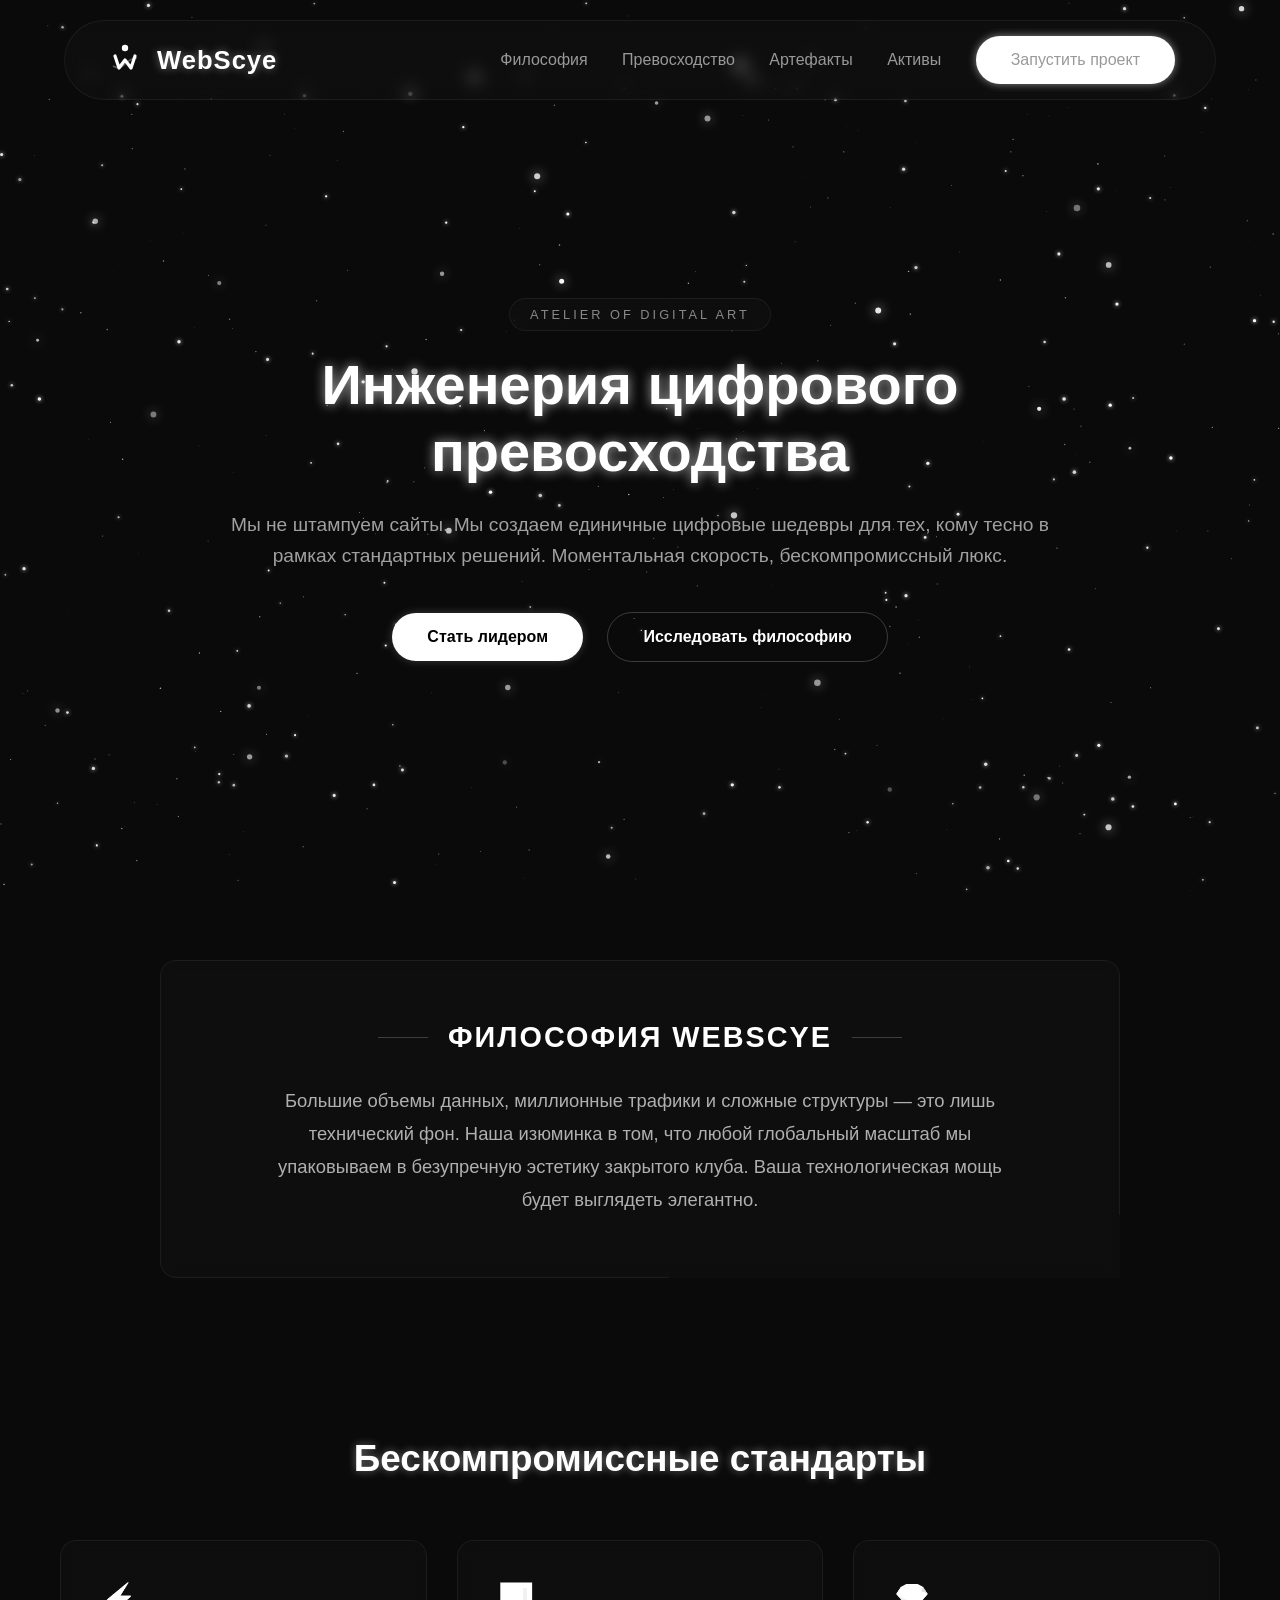
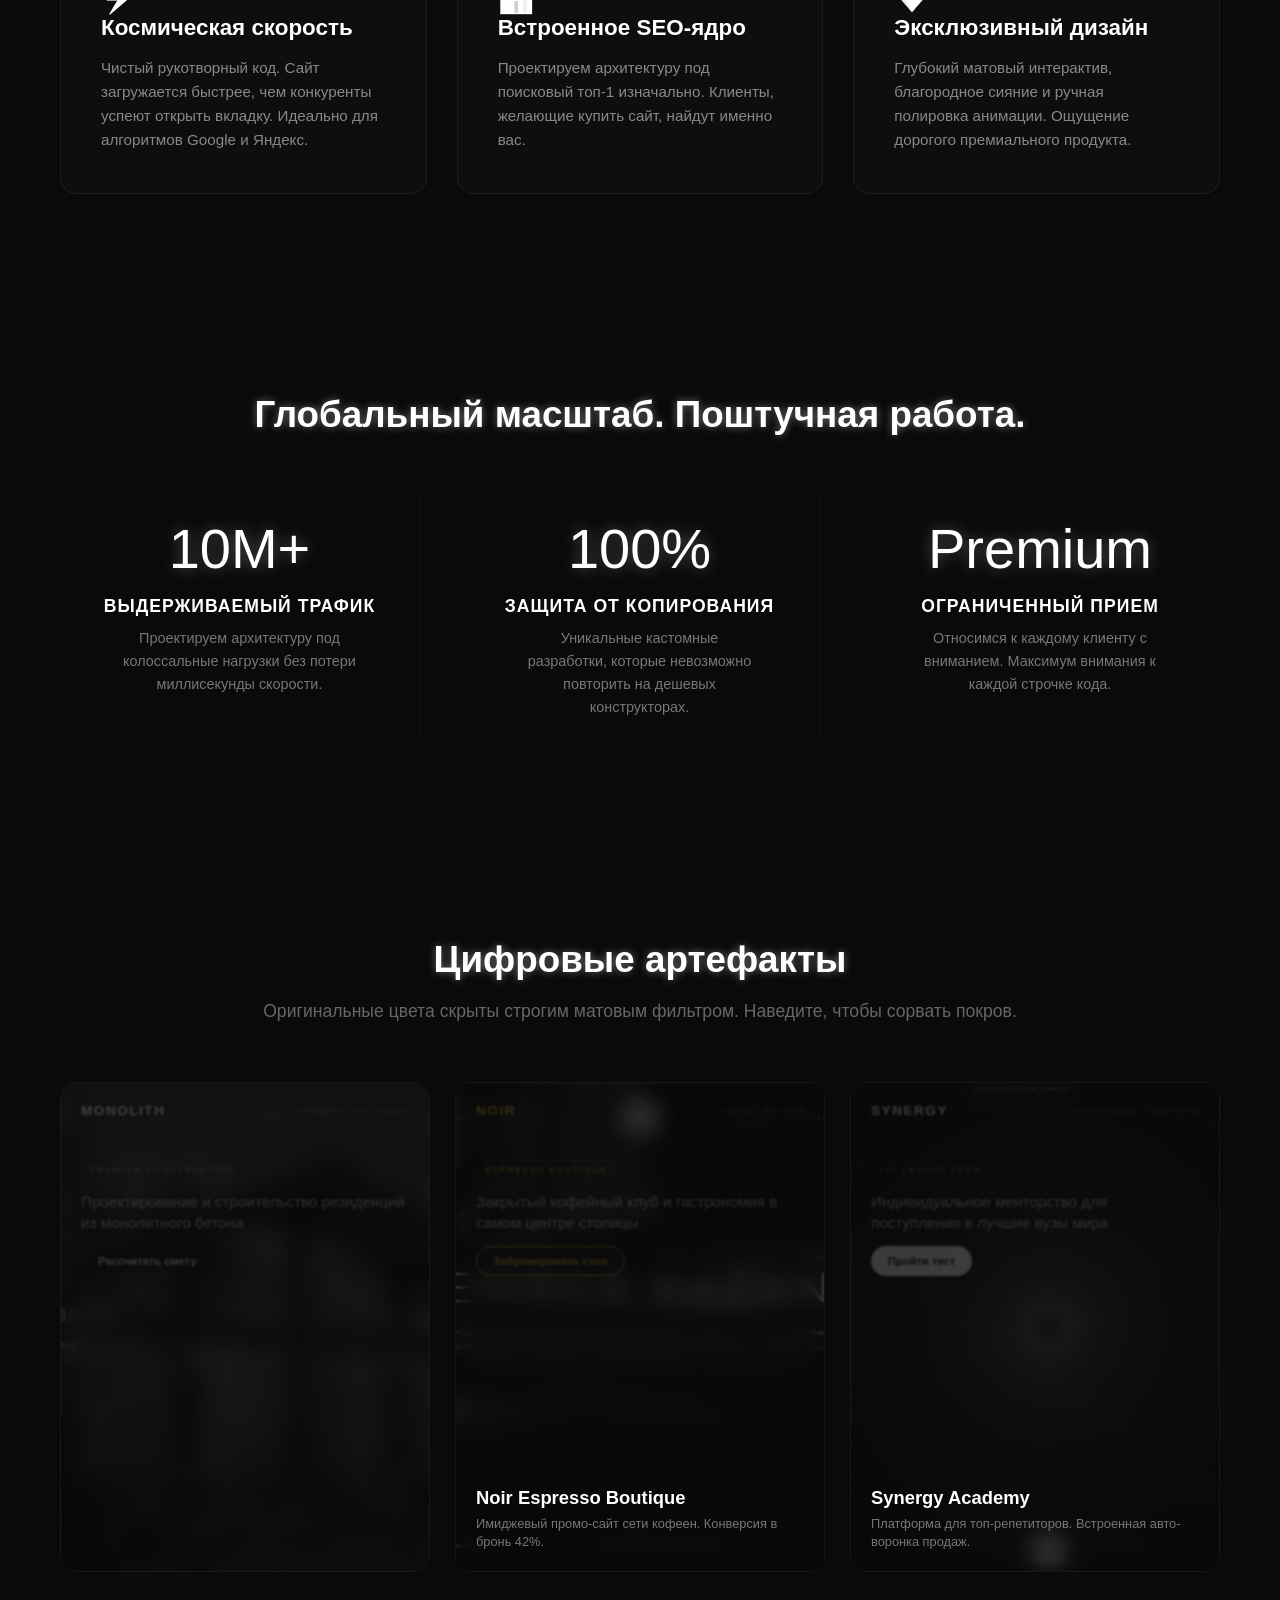
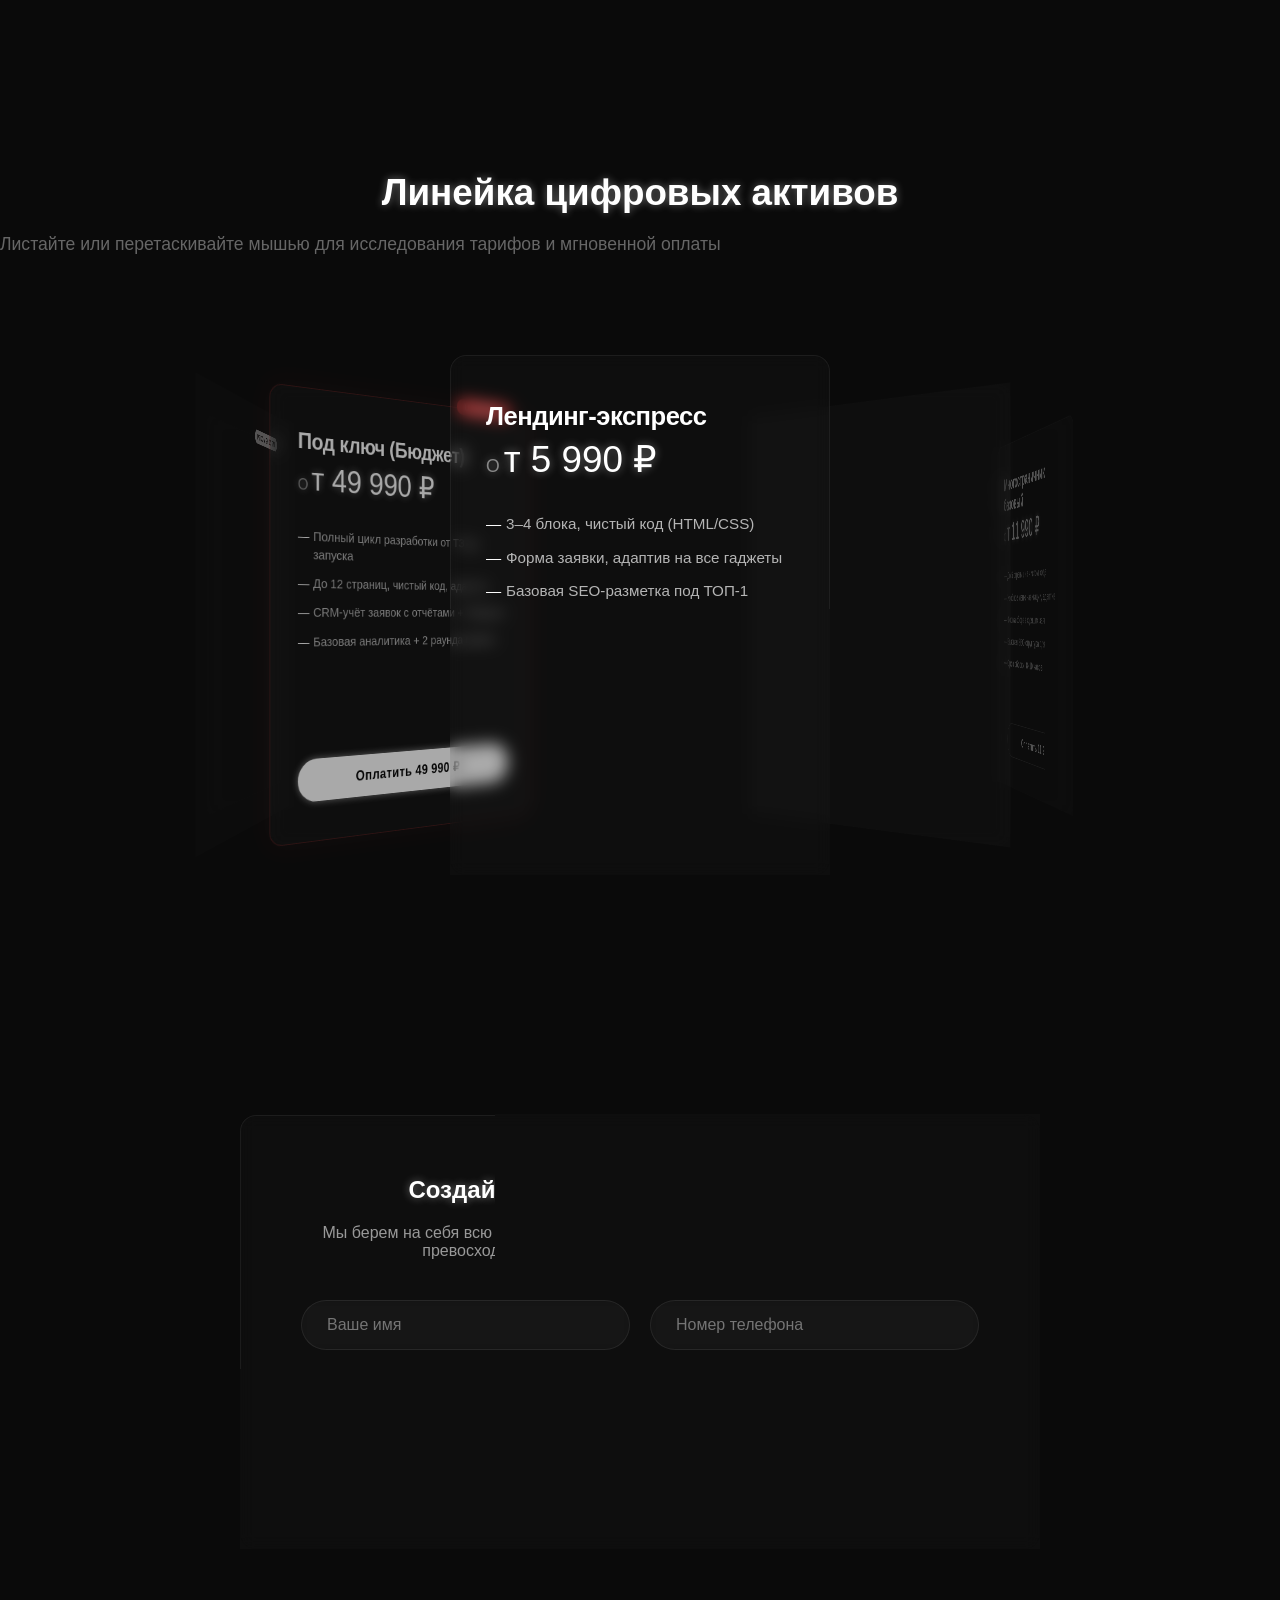
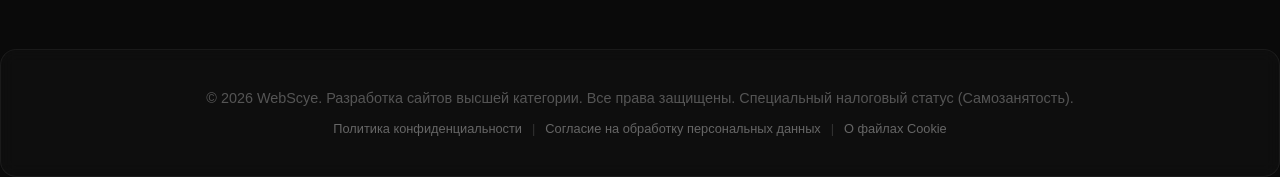
<file: index.html>
<!DOCTYPE html>
<html lang="ru">
<head>
    <meta charset="UTF-8">
    <meta name="viewport" content="width=device-width, initial-scale=1.0">
    
    <!-- СВЕРХАГРЕССИВНАЯ SEO ОПТИМИЗАЦИЯ ДЛЯ ВЫХОДА В ТОП-1 -->
    <title>WebScye — Эксклюзивная Разработка Сайтов Premium Класса | Купить Сайт</title>
    <meta name="description" content="Хотите купить сайт люкс-уровня, который выведет вас в ТОП-1? WebScye создает сверхбыстрые, продающие экосистемы с эксклюзивным 3D-дизайном и встроенным SEO. Обойдите конкурентов прямо сейчас.">
    <meta name="keywords" content="купить сайт, заказать сайт, разработка сайтов, премиум веб студия, люкс сайт, WebScye, вебсайт цена, заказать продающий сайт">
    
    <!-- МЕТА-ТЕГ ДЛЯ ПОДТВЕРЖДЕНИЯ ПРАВ В ЯНДЕКС ВЕБМАСТЕРЕ -->
    <meta name="yandex-verification" content="455313380e3f31ac" />

    <!-- Open Graph для дорогого отображения ссылки в Telegram / WhatsApp -->
    <meta property="og:title" content="WebScye — Инженерия цифрового превосходства">
    <meta property="og:description" content="Штучная разработка сайтов high-end класса с гарантированным выходом в поисковые лидеры.">
    <meta property="og:image" content="https://unsplash.com">
    
    <link rel="stylesheet" href="style.css">
</head>
<body>

    <!-- Люксовый кастомный курсор "Световой Клинок и Черная Дыра" -->
    <div class="flare-cursor" id="singularityCursor">
        <div class="flare-core"></div>
        <div class="flare-spark"></div>
    </div>
    
    <!-- Контейнер для круговых матовых волн при кликах -->
    <div id="clickEffectsContainer"></div>

    <!-- Живой космический фон (управляется через JS) -->
    <canvas id="starsCanvas"></canvas>

    <!-- Фиксированная шапка сайта (Эффект матового стекла) -->
    <header class="header glass">
        <div class="logo-wrapper">
            <!-- Высокотехнологичный векторный логотип WebScye -->
            <svg class="logo-svg" viewBox="0 0 100 100" width="40" height="40">
                <circle cx="50" cy="20" r="8" fill="#fff" class="logo-dot" />
                <path d="M25,40 L35,70 L50,50 L65,70 L75,40" stroke="#fff" stroke-width="8" stroke-linecap="round" stroke-linejoin="round" fill="none" />
                <path d="M20,65 Q35,75 50,60 T80,45" stroke="rgba(255,255,255,0.3)" stroke-width="4" fill="none" />
            </svg>
            <span class="logo-text glow-text">WebScye</span>
        </div>
        <nav class="nav">
            <a href="#philosophy">Философия</a>
            <a href="#advantages">Превосходство</a>
            <a href="#portfolio">Артефакты</a>
            <a href="#pricing">Активы</a>
            <a href="https://vk.ru/club239234998" class="btn btn-shiny">Запустить проект</a>
        </nav>
    </header>
    <main>
        <!-- ==========================================================================
           ГЛАВНЫЙ ЭКРАН (HERO SECTION) — ЗАХВАТ ВНИМАНИЯ
           ========================================================================== -->
        <section class="hero">
            <div class="hero-content">
                <span class="brand-badge glass">Atelier of Digital Art</span>
                <h1 class="glow-text-strong">Инженерия цифрового превосходства</h1>
                <p class="subtitle">Мы не штампуем сайты. Мы создаем единичные цифровые шедевры для тех, кому тесно в рамках стандартных решений. Моментальная скорость, бескомпромиссный люкс.</p>
                <div class="hero-buttons">
                    <a href="#cta" class="btn btn-main">Стать лидером</a>
                    <a href="#philosophy" class="btn btn-secondary">Исследовать философию</a>
                </div>
            </div>
        </section>

        <!-- ==========================================================================
           БЛОК-ИЗЮМИНКА: МАНИФЕСТ И МАСШТАБ СКВОЗЬ ПРИЗМУ ЛЮКСА
           ========================================================================== -->
        <section id="philosophy" class="philosophy-section">
            <div class="luxury-manifesto glass">
                <div class="manifesto-header">
                    <span class="line"></span>
                    <h2>Философия WebScye</h2>
                    <span class="line"></span>
                </div>
                <p class="manifesto-text">
                    Большие объемы данных, миллионные трафики и сложные структуры — это лишь технический фон. Наша изюминка в том, что любой глобальный масштаб мы упаковываем в безупречную эстетику закрытого клуба. Ваша технологическая мощь будет выглядеть элегантно.
                </p>
            </div>
        </section>

        <!-- ==========================================================================
           БЛОК ПРЕИМУЩЕСТВ — ДЕМОНСТРАЦИЯ ТЕХНИЧЕСКОГО ПРЕВОСХОДСТВА
           ========================================================================== -->
        <section id="advantages" class="advantages">
            <h2 class="glow-text section-title">Бескомпромиссные стандарты</h2>
            <div class="grid">
                <div class="card glass data-3d">
                    <div class="card-icon icon-bolt"></div>
                    <h3>Космическая скорость</h3>
                    <p>Чистый рукотворный код. Сайт загружается быстрее, чем конкуренты успеют открыть вкладку. Идеально для алгоритмов Google и Яндекс.</p>
                </div>
                <div class="card glass data-3d">
                    <div class="card-icon icon-chart"></div>
                    <h3>Встроенное SEO-ядро</h3>
                    <p>Проектируем архитектуру под поисковый топ-1 изначально. Клиенты, желающие купить сайт, найдут именно вас.</p>
                </div>
                <div class="card glass data-3d">
                    <div class="card-icon icon-diamond"></div>
                    <h3>Эксклюзивный дизайн</h3>
                    <p>Глубокий матовый интерактив, благородное сияние и ручная полировка анимации. Ощущение дорогого премиального продукта.</p>
                </div>
            </div>
        </section>

        <!-- ==========================================================================
           МАСШТАБНЫЕ ЛЮКС-МЕТРИКИ (ОГРАНИЧЕННЫЙ ДОСТУП)
           ========================================================================== -->
        <section id="scale" class="scale-section">
            <h2 class="glow-text section-title">Глобальный масштаб. Поштучная работа.</h2>
            <div class="scale-grid">
                <div class="scale-item">
                    <span class="scale-number">10M+</span>
                    <h4>Выдерживаемый трафик</h4>
                    <p>Проектируем архитектуру под колоссальные нагрузки без потери миллисекунды скорости.</p>
                </div>
                <div class="scale-item">
                    <span class="scale-number">100%</span>
                    <h4>Защита от копирования</h4>
                    <p>Уникальные кастомные разработки, которые невозможно повторить на дешевых конструкторах.</p>
                </div>
                <div class="scale-item">
                    <span class="scale-number">Premium</span>
                    <h4>Ограниченный прием</h4>
                    <p>Относимся к каждому клиенту с вниманием. Максимум внимания к каждой строчке кода.</p>
                </div>
            </div>
        </section>
        <!-- ==========================================================================
           ГОРИЗОНТАЛЬНАЯ ГАЛЕРЕЯ ЖИВЫХ МЕНЮ С КАРТИНКАМИ ЧЕРЕЗ SRC
           ========================================================================== -->
        <section id="portfolio" class="portfolio-section">
            <h2 class="glow-text section-title">Цифровые артефакты</h2>
            <p class="section-subtitle">Оригинальные цвета скрыты строгим матовым фильтром. Наведите, чтобы сорвать покров.</p>
            
            <div class="portfolio-grid vertical-luxury">
                <!-- Строители -->
                <div class="portfolio-item data-3d-portfolio">
                    <div class="portfolio-wrapper tall-card">
                        <img src="img/ск-вашдом Б 19850.png" alt="Строительство" class="portfolio-img">
                        <div class="gray-film"></div>
                        <div class="live-menu-preview">
                            <div class="menu-demo-header">
                                <span class="demo-logo">MONOLITH</span>
                                <div class="demo-links"><span>Проекты</span><span>VIP-Аудит</span></div>
                            </div>
                            <div class="menu-demo-body">
                                <span class="demo-tag">Premium Construction</span>
                                <h5>Проектирование и строительство резиденций из монолитного бетона</h5>
                                <button class="demo-btn">Рассчитать смету</button>
                            </div>
                        </div>
                        <div class="portfolio-info">
                            <h4>Monolith Concrete</h4>
                            <p>Архитектурное бюро. Вывод в ТОП-1 по загородному строительству.</p>
                        </div>
                    </div>
                </div>

                <!-- Кафе -->
                <div class="portfolio-item data-3d-portfolio">
                    <div class="portfolio-wrapper tall-card">
                        <img src="img/кафе.png" alt="Кафе" class="portfolio-img">
                        <div class="gray-film"></div>
                        <div class="live-menu-preview">
                            <div class="menu-demo-header">
                                <span class="demo-logo" style="color: #d4af37;">NOIR</span>
                                <div class="demo-links"><span>Меню</span><span>Резерв</span></div>
                            </div>
                            <div class="menu-demo-body">
                                <span class="demo-tag" style="color: #d4af37; border-color: rgba(212,175,55,0.3);">Espresso Boutique</span>
                                <h5>Закрытый кофейный клуб и гастрономия в самом центре столицы</h5>
                                <button class="demo-btn" style="border-color: #d4af37; color: #d4af37;">Забронировать стол</button>
                            </div>
                        </div>
                        <div class="portfolio-info">
                            <h4>Noir Espresso Boutique</h4>
                            <p>Имиджевый промо-сайт сети кофеен. Конверсия в бронь 42%.</p>
                        </div>
                    </div>
                </div>

                <!-- Репетиторы -->
                <div class="portfolio-item data-3d-portfolio">
                    <div class="portfolio-wrapper tall-card">
                        <img src="img/система.png" alt="Репетиторы" class="portfolio-img">
                        <div class="gray-film"></div>
                        <div class="live-menu-preview">
                            <div class="menu-demo-header">
                                <span class="demo-logo">SYNERGY</span>
                                <div class="demo-links"><span>Программы</span><span>Тьюторы</span></div>
                            </div>
                            <div class="menu-demo-body">
                                <span class="demo-tag">Ivy League Prep</span>
                                <h5>Индивидуальное менторство для поступления в лучшие вузы мира</h5>
                                <button class="demo-btn" style="background: #fff; color: #000;">Пройти тест</button>
                            </div>
                        </div>
                        <div class="portfolio-info">
                            <h4>Synergy Academy</h4>
                            <p>Платформа для топ-репетиторов. Встроенная авто-воронка продаж.</p>
                        </div>
                    </div>
                </div>
            </div>
        </section>

        <!-- ==========================================================================
           3D-КАРУСЕЛЬ ЦЕН (ТАРИФЫ 1 - 5)
           ========================================================================== -->
        <section id="pricing" class="pricing-section">
            <h2 class="glow-text section-title">Линейка цифровых активов</h2>
            <p class="section-subtitle">Листайте или перетаскивайте мышью для исследования тарифов и мгновенной оплаты</p>
            
            <div class="carousel-container">
                <div class="carousel-track" id="carouselTrack">
                    
                    <!-- Тариф 1 -->
                    <div class="price-card glass carousel-item">
                        <h3>Лендинг-экспресс</h3>
                        <div class="price-value">от 5 990 ₽</div>
                        <ul class="price-features">
                            <li>3–4 блока, чистый код (HTML/CSS)</li>
                            <li>Форма заявки, адаптив на все гаджеты</li>
                            <li>Базовая SEO‑разметка под ТОП-1</li>
                            <li style="color: #fff; font-weight: 600;">Срок сборки: всего 3–5 часов</li>
                        </ul>
                        <a href="https://yoomoney.ru" target="_blank" class="btn btn-main btn-pay-card"> Оплатить 5 990 ₽</a>
                    </div>

                    <!-- Тариф 2 -->
                    <div class="price-card glass carousel-item">
                        <h3>Сайт‑визитка</h3>
                        <div class="price-value">от 8 990 ₽</div>
                        <ul class="price-features">
                            <li>3 страницы (Главная, О нас, Контакты)</li>
                            <li>Чистый код без мусора, адаптив</li>
                            <li>Умная форма обратной связи</li>
                            <li>Подключение Яндекс Метрики</li>
                        </ul>
                        <a href="https://yoomoney.ru" target="_blank" class="btn btn-secondary btn-pay-card"> Оплатить 8 990 ₽</a>
                    </div>

                    <!-- Тариф 3 -->
                    <div class="price-card glass carousel-item">
                        <h3>Многостраничник базовый</h3>
                        <div class="price-value">от 11 990 ₽</div>
                        <ul class="price-features">
                            <li>До 5 страниц на чистом коде</li>
                            <li>Удобное меню навигации, адаптив</li>
                            <li>Форма сбора входящих заявок</li>
                            <li>Базовая SEO‑структура для Яндекса</li>
                            <li style="color: #fff; font-weight: 600;">Срок сборки: 8–10 часов</li>
                        </ul>
                        <a href="https://yoomoney.ru" target="_blank" class="btn btn-secondary btn-pay-card"> Оплатить 11 990 ₽</a>
                    </div>

                    <!-- Тариф 4 -->
                    <div class="price-card glass carousel-item">
                        <h3>Лендинги 2 в 1</h3>
                        <div class="price-value">от 14 990 ₽</div>
                        <ul class="price-features">
                            <li>Два лендинга (по 3–4 экрана)</li>
                            <li>Чистый код, формы, адаптив</li>
                            <li>Раздельная базовая SEO‑разметка</li>
                            <li>Удобно под разные услуги/товары</li>
                        </ul>
                        <a href="https://yoomoney.ru" target="_blank" class="btn btn-secondary btn-pay-card"> Оплатить 14 990 ₽</a>
                    </div>

                    <!-- Тариф 5 -->
                    <div class="price-card glass carousel-item">
                        <h3>Каталог mini</h3>
                        <div class="price-value">от 17 990 ₽</div>
                        <ul class="price-features">
                            <li>До 20 карточек товаров или услуг</li>
                            <li>Умный мгновенный поиск по названию</li>
                            <li>Удобная постраничная пагинация</li>
                            <li>Выгрузка базы данных из Excel</li>
                            <li>Чистый кастомный код без CMS</li>
                        </ul>
                        <a href="https://yoomoney.ru" target="_blank" class="btn btn-secondary btn-pay-card"> Оплатить 17 990 ₽</a>
                    </div>
                    <!-- Тариф 6 -->
                    <div class="price-card glass carousel-item">
                        <h3>Сайт + Простая CRM</h3>
                        <div class="price-value">от 21 990 ₽</div>
                        <ul class="price-features">
                            <li>Многостраничник до 7 страниц</li>
                            <li>Кастомный модуль учёта заявок</li>
                            <li>Сохранение базы лидов в JSON/CSV</li>
                            <li>Статусы «Новый/В работе/Готово»</li>
                            <li>Простая и понятная таблица отчёта</li>
                        </ul>
                        <a href="https://yoomoney.ru" target="_blank" class="btn btn-secondary btn-pay-card"> Оплатить 21 990 ₽</a>
                    </div>

                    <!-- Тариф 7 -->
                    <div class="price-card glass carousel-item">
                        <h3>Пакет 3 лендинга</h3>
                        <div class="price-value">от 26 990 ₽</div>
                        <ul class="price-features">
                            <li>Три лендинга (каждый по 3–4 экрана)</li>
                            <li>Кастомный чистый код, адаптив</li>
                            <li>Формы заявок, базовая SEO-оптимизация</li>
                            <li>Подключение систем веб-аналитики</li>
                        </ul>
                        <a href="https://yoomoney.ru" target="_blank" class="btn btn-secondary btn-pay-card"> Оплатить 26 990 ₽</a>
                    </div>

                    <!-- Тариф 8 -->
                    <div class="price-card glass carousel-item">
                        <h3>Сайт + Telegram</h3>
                        <div class="price-value">от 32 990 ₽</div>
                        <ul class="price-features">
                            <li>Многостраничник до 10 страниц</li>
                            <li>Прямая интеграция по API с Telegram</li>
                            <li>Уведомления о заявках падают в чат</li>
                            <li>Защита от дублей, простая логика</li>
                        </ul>
                        <a href="https://yoomoney.ru" target="_blank" class="btn btn-secondary btn-pay-card"> Оплатить 32 990 ₽</a>
                    </div>

                    <!-- Тариф 9 -->
                    <div class="price-card glass carousel-item premium-tier">
                        <div class="badge-exclusive">Рекомендуем</div>
                        <h3>Мини‑экосистема</h3>
                        <div class="price-value">от 39 990 ₽</div>
                        <ul class="price-features">
                            <li>Сайт до 10 страниц на чистом коде</li>
                            <li>CRM‑учёт заявок (статусы, ответственный)</li>
                            <li>Собственный Telegram‑бот для уведомлений</li>
                            <li>Выгрузка всей базы лидов в Excel</li>
                            <li>Простой встроенный модуль отчётов</li>
                        </ul>
                        <a href="https://yoomoney.ru" target="_blank" class="btn btn-main btn-pay-card"> Оплатить 39 990 ₽</a>
                    </div>

                    <!-- Тариф 10 -->
                    <div class="price-card glass carousel-item Ultimate-tier">
                        <div class="badge-exclusive" style="background: #ff3333; color: #fff;">Ultimate</div>
                        <h3>Под ключ (Бюджет)</h3>
                        <div class="price-value">от 49 990 ₽</div>
                        <ul class="price-features">
                            <li>Полный цикл разработки от ТЗ до запуска</li>
                            <li>До 12 страниц, чистый код, адаптив</li>
                            <li>CRM‑учёт заявок с отчётами + Telegram</li>
                            <li>Базовая аналитика + 2 раунда правок</li>
                        </ul>
                        <a href="https://yoomoney.ru" target="_blank" class="btn btn-shiny btn-pay-card"> Оплатить 49 990 ₽</a>
                    </div>
                </div>
            </div>
        </section>

        <!-- ==========================================================================
           ПРОДАЮЩАЯ ФОРМА С ГАЛОЧКОЙ ДЛЯ РОСКОМНАДЗОРА
           ========================================================================== -->
        <section id="cta" class="cta-section">
            <div class="cta-box glass">
                <h2 class="glow-text">Создайте свою цифровую монополию</h2>
                <p>Мы берем на себя всю техническую ярость и превращаем ее в чистое коммерческое превосходство. Оставьте заявку на закрытый аудит Ниши.</p>
                <form class="cta-form" onsubmit="event.preventDefault(); handleFormSubmit();">
                    <input type="text" placeholder="Ваше имя" required class="glass-input">
                    <input type="tel" placeholder="Номер телефона" required class="glass-input">
                    
                    <div class="privacy-agreement-box">
                        <label class="checkbox-label">
                            <input type="checkbox" required id="privacyCheckbox">
                            <span class="checkbox-text">Я даю <a href="#privacy" onclick="openLawModal(event, 'privacy')">согласие на обработку персональных данных</a></span>
                        </label>
                    </div>
                    
                    <button type="submit" class="btn btn-shiny">Войти в ТОП-1</button>
                </form>
            </div>
        </section>
    </main>

    <!-- ==========================================================================
       ЮРИДИЧЕСКИ КОРРЕКТНЫЙ ПОДВАЛ САЙТА (FOOTER)
       ========================================================================== -->
    <footer class="footer glass">
        <div class="footer-content">
            <p>&copy; 2026 WebScye. Разработка сайтов высшей категории. Все права защищены. Специальный налоговый статус (Самозанятость).</p>
            <div class="footer-law-links">
                <a href="#privacy" onclick="openLawModal(event, 'privacy')">Политика конфиденциальности</a>
                <span class="law-separator">|</span>
                <a href="#agreement" onclick="openLawModal(event, 'agreement')">Согласие на обработку персональных данных</a>
                <span class="law-separator">|</span>
                <a href="#cookies" onclick="openLawModal(event, 'cookies')">О файлах Cookie</a>
            </div>
        </div>
    </footer>

    <!-- ИНТЕРАКТИВНЫЙ ЮРИДИЧЕСКИЙ ХАБ (МОДАЛЬНОЕ ОКНО С ВКЛАДКАМИ) -->
    <div id="lawModal" class="privacy-modal-overlay">
        <div class="privacy-modal-box glass">
            <button onclick="closeLawModal()" class="privacy-close-btn">&times;</button>
            <div class="law-tabs">
                <button class="law-tab-btn active" id="tab-privacy" onclick="switchLawTab('privacy')">Политика</button>
                <button class="law-tab-btn" id="tab-agreement" onclick="switchLawTab('agreement')">Согласие 152-ФЗ</button>
                <button class="law-tab-btn" id="tab-cookies" onclick="switchLawTab('cookies')">Файлы Cookie</button>
            </div>
            <div class="privacy-modal-body">
                <div id="content-privacy" class="law-tab-content active">
                    <h3>Политика обработки персональных данных</h3>
                    <p><strong>1. Общие положения</strong><br>Настоящая Политика составлена в соответствии с требованиями Федерального закона РФ № 152-ФЗ «О персональных данных» [INDEX]. Студия WebScye ставит важнейшей целью соблюдение прав и свобод человека при обработке его персональных данных.</p>
                    <p><strong>2. Сбор данных</strong><br>Мы обрабатываем только имя и телефон для связи по вопросам разработки, а также технические данные файлов cookie.</p>
                </div>
                <div id="content-agreement" class="law-tab-content">
                    <h3>Согласие на обработку персональных данных</h3>
                    <p>Пользователь, отправляя форму заявки, соглашается на автоматизированную и ручную обработку своих данных (имя, телефон) Оператором WebScye для ведения деловых переговоров и оказания услуг по ст. 9 ФЗ № 152-ФЗ [INDEX].</p>
                </div>
                <div id="content-cookies" class="law-tab-content">
                    <h3>Положение об использовании файлов Cookie</h3>
                    <p>Cookie — это текстовые файлы для оптимизации интерфейса. Они необходимы для удержания карточек 3D-карусели цен, отрисовки 450 звезд фона и сбора базовой поисковой аналитики Яндекса.</p>
                </div>
            </div>
        </div>
    </div>

    <!-- СЕО-МИКРОРАЗМЕТКА ДЛЯ ПОИСКОВЫХ РОБОТОВ -->
    <script type="application/ld+json">
    {
      "@context": "https://schema.org",
      "@type": "Product",
      "name": "Разработка сайтов WebScye",
      "description": "Продающие премиум-сайты на чистом коде с интеграцией CRM и Telegram.",
      "offers": {
        "@type": "AggregateOffer",
        "priceCurrency": "RUB",
        "lowPrice": "5990",
        "highPrice": "49990",
        "offerCount": "10"
      }
    }
    </script>

    <script src="script.js"></script>
</body>
</html>
</file>
<file: style.css>
/* ==========================================================================
   1. ГЛОБАЛЬНЫЕ ПРЕМИУМ-СТИЛИ И ПЕРЕМЕННЫЕ
   ========================================================================== */
:root {
    --bg-color: #0a0a0a;              /* Глубокий космический черный */
    --text-color: #e0e0e0;            /* Смягченный белый, чтобы глаза не уставали */
    --glass-bg: rgba(255, 255, 255, 0.02); /* Тончайшая основа матового стекла */
    --glass-border: rgba(255, 255, 255, 0.06); /* Едва заметные дорогие грани */
    --glow-color: rgba(255, 255, 255, 0.4);   /* Приглушенное неоновое сияние */
    --glow-strong: rgba(255, 255, 255, 0.65); /* Сияние для главных акцентов */
}

* {
    margin: 0;
    padding: 0;
    box-sizing: border-box;
    scroll-behavior: smooth;
    font-family: 'Segoe UI', Roboto, Helvetica, Arial, sans-serif;
}

body {
    background-color: var(--bg-color);
    color: var(--text-color);
    overflow-x: hidden;
}

/* ==========================================================================
   2. ЛЮКСОВЫЙ КУРСОР "СВЕТОВОЙ КЛИНОК" И ЭФФЕКТЫ КЛИКА
   ========================================================================== */
@media (pointer: fine) {
    body, a, button, input, .carousel-container, .card, .portfolio-item, .glass-input {
        cursor: none !important; /* На ПК отключаем стандартную стрелку Windows */
    }
}

.flare-cursor {
    position: fixed;
    top: 0;
    left: 0;
    width: 18px;
    height: 18px;
    z-index: 9999;
    pointer-events: none;
    opacity: 0;
    transform: translate(-50%, -50%);
    transition: opacity 0.3s ease, width 0.2s, height 0.2s;
    transform-origin: center center;
    will-change: transform, left, top;
}

.flare-core {
    position: absolute;
    top: 0;
    left: 0;
    width: 100%;
    height: 100%;
    background: #000000;
    border: 1px solid rgba(255, 255, 255, 0.8);
    border-radius: 50%;
    box-shadow: 0 0 8px rgba(255, 255, 255, 0.2);
    transition: all 0.25s ease;
}

.flare-spark {
    position: absolute;
    top: 50%;
    left: 50%;
    width: 4px;
    height: 4px;
    background: #ffffff;
    border-radius: 50%;
    transform: translate(-50%, -50%);
    box-shadow: 0 0 6px #fff, 0 0 12px #fff;
    transition: all 0.25s ease;
}

.flare-cursor.target-locked {
    width: 35px;
    height: 35px;
}
.flare-cursor.target-locked .flare-core {
    opacity: 0;
    transform: scale(0.5);
}
.flare-cursor.target-locked .flare-spark {
    width: 100%;
    height: 100%;
    background: rgba(255, 255, 255, 0.15);
    border: 1px solid rgba(255, 255, 255, 0.7);
    filter: drop-shadow(0 0 8px rgba(255,255,255,0.4));
}

#clickEffectsContainer {
    position: fixed;
    top: 0;
    left: 0;
    width: 100%;
    height: 100%;
    z-index: 9998;
    pointer-events: none;
}
.click-circle-wave {
    position: absolute;
    border: 1px solid rgba(255, 255, 255, 0.4);
    background: rgba(255, 255, 255, 0.02);
    backdrop-filter: blur(3px);
    -webkit-backdrop-filter: blur(3px);
    border-radius: 50%;
    transform: translate(-50%, -50%) scale(0);
    animation: luxuryPulseCircle 0.7s cubic-bezier(0.1, 0.8, 0.25, 1) forwards;
}
@keyframes luxuryPulseCircle {
    0% { width: 0; height: 0; transform: translate(-50%, -50%) scale(0); opacity: 1; }
    100% { width: 160px; height: 160px; transform: translate(-50%, -50%) scale(1); opacity: 0; }
}

/* ==========================================================================
   3. СЕТКА ФОНА, МАТОВОЕ СТЕКЛО И БЕЛОЕ СИЯНИЕ
   ========================================================================== */
#starsCanvas {
    position: fixed;
    top: 0;
    left: 0;
    width: 100%;
    height: 100%;
    z-index: -3;
    pointer-events: none;
    background: #0a0a0a;
}

.glass {
    background: var(--glass-bg);
    backdrop-filter: blur(8px);
    -webkit-backdrop-filter: blur(8px);
    border: 1px solid var(--glass-border);
    border-radius: 16px;
}

.glow-text {
    color: #ffffff;
    text-shadow: 0 0 8px var(--glow-color);
}

.glow-text-strong {
    color: #ffffff;
    text-shadow: 0 0 12px var(--glow-strong);
    font-size: 3.5rem;
    line-height: 1.2;
    font-weight: 800;
}

.brand-badge {
    display: inline-block;
    padding: 8px 20px;
    font-size: 0.8rem;
    text-transform: uppercase;
    letter-spacing: 3px;
    color: #888;
    border-radius: 30px;
    margin-bottom: 20px;
}

/* ==========================================================================
   4. ИНТЕРФЕЙСНЫЕ МОДУЛИ (ШАПКА, ГЛАВНЫЙ ЭКРАН, КНОПКИ)
   ========================================================================== */
.header {
    position: fixed;
    top: 20px;
    left: 50%;
    transform: translateX(-50%);
    width: 90%;
    max-width: 1200px;
    display: flex;
    justify-content: space-between;
    align-items: center;
    padding: 15px 40px;
    z-index: 100;
    border-radius: 50px;
}
.logo-wrapper { display: flex; align-items: center; gap: 12px; }
.logo-text { font-weight: 900; font-size: 1.6rem; letter-spacing: 1px; }
.nav a { color: #999; text-decoration: none; margin-left: 30px; transition: color 0.3s; font-weight: 500; }
.nav a:hover { color: #fff; text-shadow: 0 0 5px #fff; }

.hero { min-height: 100vh; display: flex; align-items: center; justify-content: center; text-align: center; padding: 120px 20px 60px 20px; }
.hero-content { max-width: 850px; }
.subtitle { font-size: 1.2rem; color: #a0a0a0; margin: 25px 0 40px 0; line-height: 1.6; }

.btn { display: inline-block; padding: 15px 35px; border-radius: 50px; text-decoration: none; font-weight: 600; transition: all 0.4s ease; text-align: center; }
.btn-main { background: #fff; color: #000; box-shadow: 0 0 10px rgba(255,255,255,0.2); }
.btn-main:hover { transform: translateY(-4px); box-shadow: 0 0 20px rgba(255,255,255,0.5); }
.btn-secondary { background: transparent; color: #fff; border: 1px solid rgba(255,255,255,0.2); margin-left: 20px; }
.btn-secondary:hover { background: rgba(255,255,255,0.03); border-color: rgba(255,255,255,0.6); transform: translateY(-4px); }
.btn-shiny { background: #fff; color: #000; box-shadow: 0 0 8px rgba(255,255,255,0.5); }
.btn-shiny:hover { box-shadow: 0 0 20px #fff; transform: scale(1.02); }

/* ==========================================================================
   5. МАНИФЕСТ ФИЛОСОФИИ КЛУБА И 3D-ПРЕИМУЩЕСТВА
   ========================================================================== */
.philosophy-section { max-width: 1000px; margin: 0 auto; padding: 60px 20px; }
.luxury-manifesto { padding: 60px; text-align: center; }
.manifesto-header { display: flex; align-items: center; justify-content: center; gap: 20px; margin-bottom: 30px; }
.manifesto-header h2 { font-size: 1.8rem; text-transform: uppercase; letter-spacing: 2px; color: #fff; }
.manifesto-header .line { display: inline-block; width: 50px; height: 1px; background: rgba(255,255,255,0.2); }
.manifesto-text { font-size: 1.15rem; line-height: 1.8; color: #b0b0b0; max-width: 750px; margin: 0 auto; }

.advantages { max-width: 1200px; margin: 0 auto; padding: 100px 20px; }
.section-title { text-align: center; font-size: 2.3rem; margin-bottom: 60px; }
.grid { display: grid; grid-template-columns: repeat(auto-fit, minmax(300px, 1fr)); gap: 30px; }

.card { padding: 40px; text-align: left; transform-style: preserve-3d; perspective: 1000px; transition: border-color 0.3s; }
.card:hover { border-color: rgba(255,255,255,0.15); }
.card-icon::before { font-size: 1.8rem; color: #fff; filter: grayscale(1) brightness(2); }
.icon-bolt::before { content: '⚡'; } .icon-chart::before { content: '📊'; } .icon-diamond::before { content: '💎'; }
.card h3 { font-size: 1.4rem; margin-bottom: 15px; color: #fff; }
.card p { color: #888; line-height: 1.6; font-size: 0.95rem; }
/* ==========================================================================
   6. МАСШТАБНЫЕ ЛЮКС-МЕТРИКИ (ОГРАНИЧЕННЫЙ ДОСТУП)
   ========================================================================== */
.scale-section { 
    max-width: 1200px; 
    margin: 0 auto; 
    padding: 100px 20px; 
}
.scale-grid { 
    display: grid; 
    grid-template-columns: repeat(auto-fit, minmax(280px, 1fr)); 
    gap: 40px; 
    margin-top: 40px; 
}
.scale-item { 
    text-align: center; 
    border-right: 1px solid rgba(255,255,255,0.05); 
    padding: 20px; 
}
.scale-item:last-child { 
    border-right: none; 
}
.scale-number { 
    display: block; 
    font-size: 3.5rem; 
    font-weight: 300; 
    color: #fff; 
    text-shadow: 0 0 15px rgba(255,255,255,0.3); 
    margin-bottom: 15px; 
}
.scale-item h4 { 
    font-size: 1.1rem; 
    margin-bottom: 10px; 
    color: #fff; 
    text-transform: uppercase; 
    letter-spacing: 1px; 
}
.scale-item p { 
    color: #777; 
    font-size: 0.9rem; 
    line-height: 1.6; 
    max-width: 240px; 
    margin: 0 auto; 
}

/* ==========================================================================
   7. ГОРИЗОНТАЛЬНАЯ ГАЛЕРЕЯ С ЖИВЫМИ МЕНЮ (БОК О БОК)
   ========================================================================== */
.portfolio-section { 
    max-width: 1200px; 
    margin: 0 auto; 
    padding: 100px 20px; 
    text-align: center; 
}
.section-subtitle { 
    color: #666; 
    margin-top: -40px; 
    margin-bottom: 60px; 
    font-size: 1.1rem; 
}

.portfolio-grid.vertical-luxury {
    display: grid;
    grid-template-columns: repeat(3, 1fr) !important; /* Ровно 3 колонки бок о бок */
    max-width: 1200px;
    margin: 0 auto;
    gap: 25px; 
}
.portfolio-item { 
    position: relative; 
    border-radius: 16px; 
    overflow: hidden; 
    transform-style: preserve-3d; 
    transition: transform 0.1s ease; 
}
.portfolio-wrapper.tall-card { 
    position: relative; 
    width: 100%; 
    height: 490px; /* Изящные узкие и вытянутые пропорции глянцевого стиля */
    background: #0f0f0f; 
    border-radius: 16px; 
    overflow: hidden; 
    border: 1px solid rgba(255, 255, 255, 0.04); 
}
.portfolio-img { 
    position: absolute;
    top: 0;
    left: 0;
    width: 100%;
    height: 100%;
    object-fit: cover; 
    z-index: 0; 
    transition: transform 0.6s ease, filter 0.6s; 
    filter: grayscale(1) brightness(0.4); 
}
.portfolio-item:hover .portfolio-img { 
    filter: grayscale(0) brightness(0.6); 
    transform: scale(1.04); 
}

.gray-film { 
    position: absolute; 
    top: 0; 
    left: 0; 
    width: 100%; 
    height: 100%; 
    background: rgba(20, 20, 20, 0.4); 
    backdrop-filter: blur(10px) brightness(0.7); 
    -webkit-backdrop-filter: blur(10px) brightness(0.7); 
    transition: opacity 0.5s, backdrop-filter 0.5s; 
    z-index: 2; 
}

.live-menu-preview {
    position: absolute;
    top: 0;
    left: 0;
    width: 100%;
    height: 100%;
    padding: 20px; 
    display: flex;
    flex-direction: column;
    justify-content: flex-start;
    gap: 30px; 
    opacity: 0.2; 
    filter: blur(1px);
    transition: opacity 0.5s ease, filter 0.5s ease;
    z-index: 3; 
}
.portfolio-item:hover .live-menu-preview { 
    opacity: 1; 
    filter: blur(0px); 
}

.menu-demo-header {
    display: flex;
    justify-content: space-between;
    align-items: center;
    border-bottom: 1px solid rgba(255,255,255,0.05);
    padding-bottom: 12px;
}
.demo-logo { font-weight: 800; font-size: 0.85rem; letter-spacing: 1.5px; color: #fff; }
.demo-links { display: flex; gap: 8px; }
.demo-links span { font-size: 0.6rem; color: #555; text-transform: uppercase; letter-spacing: 0.5px; }

.menu-demo-body { display: flex; flex-direction: column; align-items: flex-start; text-align: left; gap: 12px; }
.demo-tag { font-size: 0.55rem; text-transform: uppercase; letter-spacing: 1.5px; color: #888; border: 1px solid rgba(255,255,255,0.1); padding: 3px 8px; border-radius: 20px; }
.menu-demo-body h5 { font-size: 0.95rem; line-height: 1.4; color: #ccc; font-weight: 400; }
.demo-btn { background: transparent; border: 1px solid rgba(255,255,255,0.2); color: #fff; padding: 8px 16px; font-size: 0.7rem; border-radius: 30px; font-weight: 600; transition: all 0.3s; }
.demo-btn:hover { background: #fff; color: #000; transform: translateY(-2px); }

.build-menu, .cafe-menu, .tutor-menu { background: transparent !important; }

.portfolio-info { position: absolute; bottom: 0; left: 0; width: 100%; padding: 20px; text-align: left; z-index: 3; transform: translateZ(20px); transition: transform 0.5s; }
.portfolio-info h4 { font-size: 1.15rem; color: #fff; margin-bottom: 6px; }
.portfolio-info p { color: #777; font-size: 0.8rem; line-height: 1.4; }
.portfolio-item:hover .portfolio-info { transform: translateZ(40px) translateY(-3px); }
/* ==========================================================================
   8. СТИЛИЗАЦИЯ 3D-КАРУСЕЛИ ЦЕН (БЕЗ ДЫР И С ПОВЫШЕННЫМ КОНТРАСТОМ)
   ========================================================================== */
.pricing-section { width: 100%; max-width: 100vw; overflow: hidden; padding: 100px 0; position: relative; }
.carousel-container { width: 100%; height: 600px; display: flex; align-items: center; justify-content: center; position: relative; perspective: 1400px; cursor: grab; }
.carousel-container:active { cursor: grabbing; }
.carousel-track { position: absolute; display: flex; align-items: center; justify-content: center; width: 380px; height: 100%; transform-style: preserve-3d; transition: transform 0.5s cubic-bezier(0.165, 0.84, 0.44, 1); }

.carousel-item {
    position: absolute;
    width: 380px;
    padding: 45px 35px;
    height: 520px;
    display: flex;
    flex-direction: column;
    justify-content: flex-start !important; /* Намертво прижимаем элементы к верху карты */
    gap: 0px !important; /* Полное уничтожение автоматических зазоров flexbox */
    transform-style: preserve-3d;
    backface-visibility: hidden;
    transition: transform 0.5s cubic-bezier(0.165, 0.84, 0.44, 1), opacity 0.5s, border-color 0.3s;
    user-select: none;
}

.premium-tier { border-color: rgba(255, 255, 255, 0.2); box-shadow: 0 0 30px rgba(255, 255, 255, 0.04); }
.Ultimate-tier { border-color: rgba(255, 51, 51, 0.2); box-shadow: 0 0 30px rgba(255, 51, 51, 0.05); }
.badge-exclusive { position: absolute; top: -12px; right: 30px; background: #fff; color: #000; padding: 4px 12px; font-size: 0.7rem; text-transform: uppercase; font-weight: 700; letter-spacing: 1px; border-radius: 20px; z-index: 5; }

/* Белые контрастные заголовки внутри карусели */
.carousel-item h3 {
    font-size: 1.6rem;
    color: #ffffff !important; /* Принудительно белый */
    margin: 0 0 4px 0 !important; 
    padding: 0 !important;
    letter-spacing: -0.5px;
    line-height: 1.2;
}

/* Яркая контрастная цена */
.price-value {
    font-size: 2.3rem; 
    font-weight: 300;
    color: #ffffff !important; /* Принудительно белый */
    text-shadow: 0 0 10px rgba(255, 255, 255, 0.4);
    margin: 0 0 30px 0 !important; 
    padding: 0 !important;
    display: block;
    line-height: 1.3;
}

.price-value::first-letter {
    font-size: 1.1rem;
    color: #888 !important; /* Светло-серый маркер "от" */
    text-transform: uppercase;
    font-weight: 400;
    margin-right: 4px;
}

/* ВЫСОКОКОНТРАСТНЫЙ ЦВЕТ ПУНКТОВ СПИСКА ОПЦИЙ ТАРИФА */
.price-features {
    list-style: none;
    margin-bottom: auto !important; 
    padding: 0;
}
.price-features li {
    color: #b5b5b5 !important; /* Светло-серый цвет, теперь всё идеально видно */
    margin-bottom: 12px;
    font-size: 0.95rem;
    position: relative;
    padding-left: 20px;
    line-height: 1.4;
    text-align: left;
}
.price-features li::before { 
    content: '—'; 
    position: absolute; 
    left: 0; 
    color: #ffffff !important; /* Белое тире */
}

.btn-pay-card { display: block; width: 100%; text-align: center; margin-top: auto !important; font-weight: 700 !important; letter-spacing: 0.5px; transition: all 0.3s cubic-bezier(0.165, 0.84, 0.44, 1) !important; }
.carousel-item:hover .btn-pay-card { box-shadow: 0 0 15px rgba(255, 255, 255, 0.3); }
.carousel-item .btn-main.btn-pay-card:hover, .carousel-item .btn-shiny.btn-pay-card:hover { box-shadow: 0 0 25px rgba(255, 255, 255, 0.75), 0 0 40px rgba(255, 255, 255, 0.3); transform: scale(1.02); }

/* ==========================================================================
   9. ФОРМА ЗАХВАТА, ПОДВАЛ И ЮРИДИЧЕСКИЙ ХАБ С ГАЛОЧКОЙ 152-ФЗ
   ========================================================================== */
.cta-section { max-width: 1200px; margin: 0 auto; padding: 100px 20px; }
.cta-box { padding: 60px; text-align: center; max-width: 800px; margin: 0 auto; }
.cta-box p { margin: 20px 0 40px 0; color: #999; }
.cta-form { display: flex; gap: 20px; justify-content: center; align-items: center; flex-wrap: wrap; max-width: 700px; margin: 0 auto; }
.cta-form .glass-input { flex: 1 1 calc(50% - 10px); min-width: 240px; background: rgba(255,255,255,0.02); border: 1px solid rgba(255,255,255,0.08); backdrop-filter: blur(5px); padding: 15px 25px; border-radius: 50px; color: #fff; font-size: 1rem; outline: none; transition: all 0.3s; }
.cta-form .glass-input:focus { border-color: rgba(255,255,255,0.4); background: rgba(255,255,255,0.05); }

.privacy-agreement-box { width: 100% !important; display: flex !important; justify-content: center !important; align-items: center !important; margin: 15px 0 !important; order: 2; }
.checkbox-label { display: flex; align-items: center; gap: 12px; cursor: pointer; user-select: none; }
.checkbox-label input[type="checkbox"] { display: inline-block !important; width: 16px; height: 16px; accent-color: #ffffff; cursor: pointer; }
.checkbox-text { font-size: 0.85rem; color: #888888; line-height: 1.4; text-align: left; }
.checkbox-text a { color: #ffffff; text-decoration: underline; text-underline-offset: 3px; }
.cta-form button[type="submit"] { order: 3; min-width: 220px; }

.cookie-banner { position: fixed; bottom: -150px; left: 50%; transform: translateX(-50%); width: 90%; max-width: 800px; padding: 15px 30px; z-index: 9995; border-radius: 30px !important; transition: bottom 0.6s cubic-bezier(0.165, 0.84, 0.44, 1); }
.cookie-banner.show { bottom: 25px; }
.cookie-content { display: flex; justify-content: space-between; align-items: center; gap: 20px; }
.cookie-content p { font-size: 0.85rem; color: #aaa !important; line-height: 1.4; text-align: left; margin: 0 !important; }
.cookie-content a { color: #fff; text-decoration: underline; }
.btn-cookie { padding: 10px 25px !important; font-size: 0.8rem !important; white-space: nowrap; background: #fff !important; color: #000 !important; }

.privacy-modal-overlay { position: fixed; top: 0; left: 0; width: 100vw; height: 100vh; background: rgba(0, 0, 0, 0.6); backdrop-filter: blur(15px); -webkit-backdrop-filter: blur(15px); z-index: 99999; display: flex; align-items: center; justify-content: center; opacity: 0; pointer-events: none; transition: opacity 0.4s ease; }
.privacy-modal-overlay.show { opacity: 1; pointer-events: auto; }
.privacy-modal-box { width: 90%; max-width: 600px; max-height: 80vh; padding: 40px; position: relative; overflow-y: auto; border-radius: 20px; }
.privacy-modal-body { text-align: left; }
.privacy-modal-body h3 { font-size: 1.5rem; color: #fff; margin-bottom: 20px; }
.privacy-modal-body p { font-size: 0.9rem; color: #aaa; line-height: 1.6; margin-bottom: 15px; }
.privacy-close-btn { position: absolute; top: 20px; right: 25px; background: transparent; border: none; color: #666; font-size: 2rem; transition: color 0.3s; }
.privacy-close-btn:hover { color: #fff; }

.footer { padding: 40px 20px !important; text-align: center; color: #555; font-size: 0.9rem; border-top: 1px solid rgba(255,255,255,0.05); }
.footer-content { max-width: 1200px; margin: 0 auto; display: flex; flex-direction: column; align-items: center; gap: 15px; }
.footer-law-links { display: flex; justify-content: center; align-items: center; flex-wrap: wrap; gap: 10px; }
.footer-law-links a { font-size: 0.8rem; color: #666; text-decoration: none; transition: color 0.3s; }
.footer-law-links a:hover { color: #fff; }
.law-separator { color: #333; font-size: 0.8rem; user-select: none; }

.law-tabs { display: flex; gap: 10px; border-bottom: 1px solid rgba(255,255,255,0.05); padding-bottom: 15px; margin-bottom: 25px; }
.law-tab-btn { background: transparent; border: 1px solid rgba(255,255,255,0.1); color: #777; padding: 8px 16px; font-size: 0.8rem; border-radius: 20px; cursor: pointer; transition: all 0.3s; }
.law-tab-btn:hover { color: #fff; border-color: rgba(255,255,255,0.3); }
.law-tab-btn.active { background: #ffffff; color: #000000; border-color: #ffffff; font-weight: 600; }
.law-tab-content { display: none; }
.law-tab-content.active { display: block; animation: fadeInLaw 0.3s ease forwards; }
@keyframes fadeInLaw { from { opacity: 0; transform: translateY(5px); } to { opacity: 1; transform: translateY(0); } }

/* ==========================================================================
   11. МОБИЛЬНАЯ АДАПТИВНОСТЬ ДЛЯ ТАБЛЕТОВ И СМАРТФОНОВ
   ========================================================================== */
@media (max-width: 992px) {
    .portfolio-grid.vertical-luxury { grid-template-columns: 1fr !important; max-width: 400px; }
    .portfolio-wrapper.tall-card { height: 460px; }
}
@media (max-width: 768px) {
    .glow-text-strong { font-size: 2.2rem; }
    .header { padding: 15px 20px; }
    .nav a { display: none; }
    .nav a.btn { display: inline-block; margin: 0; }
    .hero-buttons { display: flex; flex-direction: column; gap: 15px; align-items: center; }
    .btn-secondary, .btn-main { width: 100%; margin-left: 0; }
    .scale-item { border-right: none; border-bottom: 1px solid rgba(255,255,255,0.05); padding-bottom: 40px; }
    .scale-item:last-child { border-bottom: none; }
    .luxury-manifesto { padding: 30px 20px; }
    .cta-form { flex-direction: column; align-items: stretch; }
    .cta-form .glass-input { width: 100%; }
    .checkbox-text { text-align: center; }
    .privacy-agreement-box { margin: 10px 0 !important; }
    .footer-content { text-align: center; }
    .footer-law-links { flex-direction: column; gap: 8px; }
    .law-separator { display: none; }
    .law-tabs { flex-wrap: wrap; }
    .law-tab-btn { width: 100%; text-align: center; }
}
</file>
